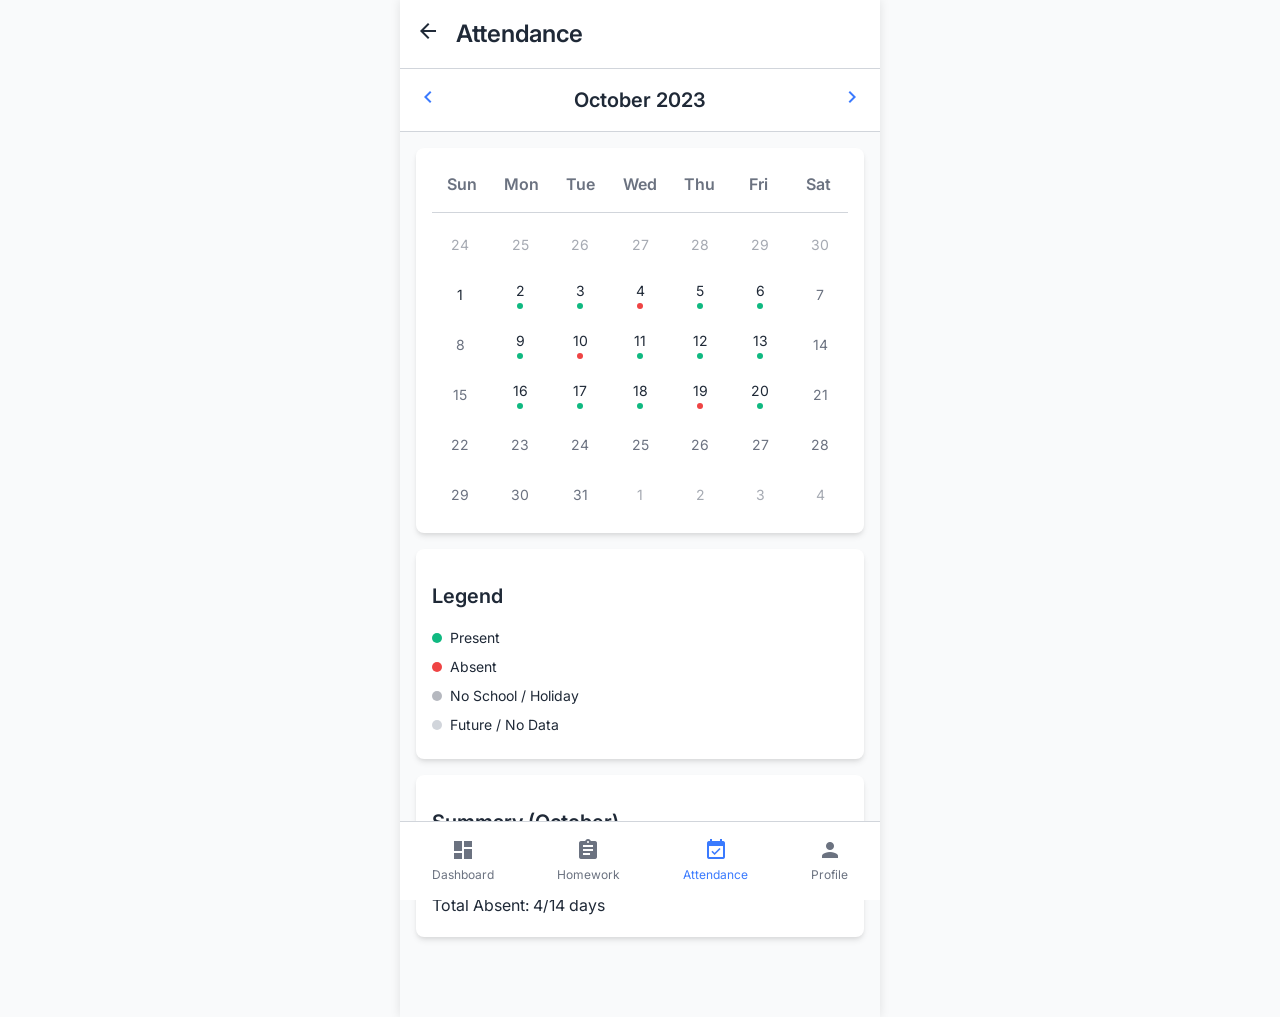
<file: parent-app/attendance.html>
<!DOCTYPE html>
<html lang="en">
<head>
    <meta charset="UTF-8">
    <meta name="viewport" content="width=device-width, initial-scale=1.0">
    <title>EduLink - Attendance</title>
    <link href="https://fonts.googleapis.com/css2?family=Inter:wght@400;500;600;700&family=Roboto:wght@400;500;700&display=swap" rel="stylesheet">
    <link href="https://fonts.googleapis.com/icon?family=Material+Icons" rel="stylesheet">
    <link rel="stylesheet" href="../styles/global-styles.css">
    <link rel="stylesheet" href="../styles/parent-app-styles.css">
    <link rel="stylesheet" href="../styles/calendar-styles.css"> <!-- Specific calendar styles -->
</head>
<body>
    <div class="mobile-container">
        <!-- Top Bar -->
        <header class="screen-top-bar">
            <a href="dashboard.html" class="back-button">
                <i class="material-icons icon">arrow_back</i>
            </a>
            <h2 class="screen-top-bar-title">Attendance</h2>
        </header>

        <!-- Month Navigation -->
        <section class="month-navigation">
            <a href="#" class="nav-arrow"><i class="material-icons icon">chevron_left</i></a>
            <span class="current-month">October 2023</span>
            <a href="#" class="nav-arrow"><i class="material-icons icon">chevron_right</i></a>
        </section>

        <!-- Main Content Area -->
        <main class="main-content">
            <div class="calendar-container card">
                <div class="calendar-header">
                    <div>Sun</div><div>Mon</div><div>Tue</div><div>Wed</div><div>Thu</div><div>Fri</div><div>Sat</div>
                </div>
                <div class="calendar-grid">
                    <!-- Dates will be populated here (e.g., by JavaScript or backend) -->
                    <!-- Example: Empty cells for previous month -->
                    <div class="calendar-day other-month">24</div>
                    <div class="calendar-day other-month">25</div>
                    <div class="calendar-day other-month">26</div>
                    <div class="calendar-day other-month">27</div>
                    <div class="calendar-day other-month">28</div>
                    <div class="calendar-day other-month">29</div>
                    <div class="calendar-day other-month">30</div>
                    
                    <div class="calendar-day">1</div>
                    <div class="calendar-day present">2<span class="attendance-dot"></span></div>
                    <div class="calendar-day present">3<span class="attendance-dot"></span></div>
                    <div class="calendar-day absent">4<span class="attendance-dot"></span></div>
                    <div class="calendar-day present">5<span class="attendance-dot"></span></div>
                    <div class="calendar-day present">6<span class="attendance-dot"></span></div>
                    <div class="calendar-day weekend">7</div>

                    <div class="calendar-day weekend">8</div>
                    <div class="calendar-day present">9<span class="attendance-dot"></span></div>
                    <div class="calendar-day absent">10<span class="attendance-dot"></span></div>
                    <div class="calendar-day present">11<span class="attendance-dot"></span></div>
                    <div class="calendar-day present">12<span class="attendance-dot"></span></div>
                    <div class="calendar-day present">13<span class="attendance-dot"></span></div>
                    <div class="calendar-day weekend">14</div>

                    <div class="calendar-day weekend">15</div>
                    <div class="calendar-day present">16<span class="attendance-dot"></span></div>
                    <div class="calendar-day present">17<span class="attendance-dot"></span></div>
                    <div class="calendar-day present">18<span class="attendance-dot"></span></div>
                    <div class="calendar-day absent">19<span class="attendance-dot"></span></div>
                    <div class="calendar-day present">20<span class="attendance-dot"></span></div>
                    <div class="calendar-day weekend">21</div>
                    
                    <div class="calendar-day weekend">22</div>
                    <div class="calendar-day future">23</div>
                    <div class="calendar-day future">24</div>
                    <div class="calendar-day future">25</div>
                    <div class="calendar-day future">26</div>
                    <div class="calendar-day future">27</div>
                    <div class="calendar-day weekend">28</div>

                    <div class="calendar-day weekend">29</div>
                    <div class="calendar-day future">30</div>
                    <div class="calendar-day future">31</div>
                    <div class="calendar-day other-month">1</div>
                    <div class="calendar-day other-month">2</div>
                    <div class="calendar-day other-month">3</div>
                    <div class="calendar-day other-month">4</div>
                </div>
            </div>

            <div class="attendance-legend card">
                <h3 class="card-title">Legend</h3>
                <div class="legend-item">
                    <span class="legend-dot present"></span> Present
                </div>
                <div class="legend-item">
                    <span class="legend-dot absent"></span> Absent
                </div>
                <div class="legend-item">
                    <span class="legend-dot no-data"></span> No School / Holiday
                </div>
                 <div class="legend-item">
                    <span class="legend-dot future"></span> Future / No Data
                </div>
            </div>

            <div class="attendance-summary card">
                <h3 class="card-title">Summary (October)</h3>
                <p>Total Present: 10/14 days</p>
                <p>Total Absent: 4/14 days</p>
            </div>

        </main>

        <!-- Bottom Navigation Bar -->
        <nav class="bottom-nav">
            <a href="dashboard.html" class="nav-item">
                <i class="material-icons icon">dashboard</i>
                <span class="nav-label">Dashboard</span>
            </a>
            <a href="homework-list.html" class="nav-item">
                <i class="material-icons icon">assignment</i>
                <span class="nav-label">Homework</span>
            </a>
            <a href="attendance.html" class="nav-item active">
                <i class="material-icons icon">event_available</i>
                <span class="nav-label">Attendance</span>
            </a>
            <a href="#profile" class="nav-item">
                <i class="material-icons icon">person</i>
                <span class="nav-label">Profile</span>
            </a>
        </nav>
    </div>
</body>
</html>
</file>
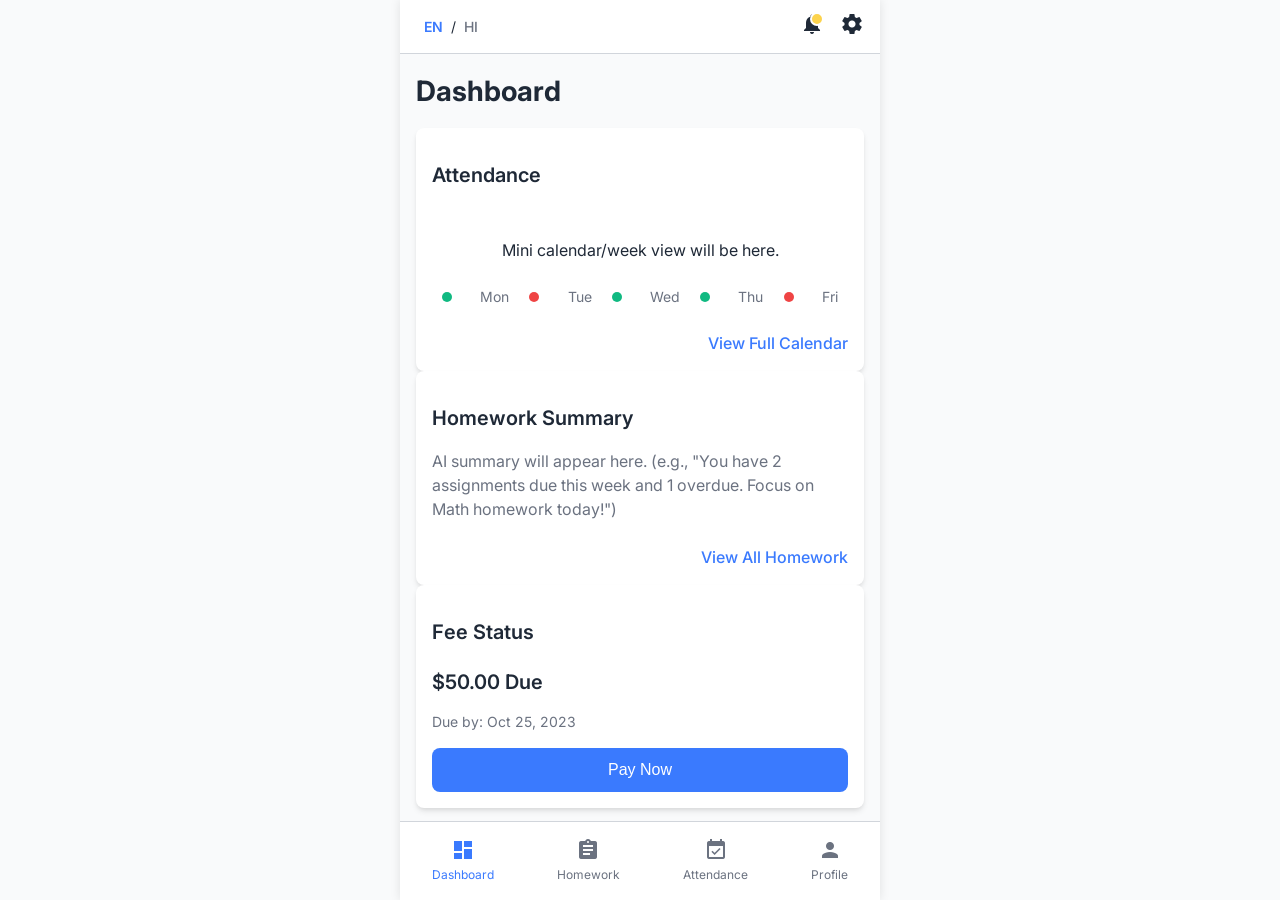
<file: parent-app/dashboard.html>
<!DOCTYPE html>
<html lang="en">
<head>
    <meta charset="UTF-8">
    <meta name="viewport" content="width=device-width, initial-scale=1.0">
    <title>EduLink - Parent Dashboard</title>
    <link href="https://fonts.googleapis.com/css2?family=Inter:wght@400;500;600;700&family=Roboto:wght@400;500;700&display=swap" rel="stylesheet">
    <link href="https://fonts.googleapis.com/icon?family=Material+Icons" rel="stylesheet">
    <link rel="stylesheet" href="../styles/global-styles.css">
    <link rel="stylesheet" href="../styles/parent-app-styles.css">
</head>
<body>
    <div class="mobile-container">
        <!-- Top Bar -->
        <header class="top-bar">
            <div class="language-toggle">
                <a href="#" class="active">EN</a> / <a href="#">HI</a>
            </div>
            <div class="top-bar-icons">
                <div class="notification-bell has-unread">
                    <i class="material-icons icon">notifications</i>
                    <span class="badge"></span>
                </div>
                <a href="#settings" class="settings-icon">
                    <i class="material-icons icon">settings</i>
                </a>
            </div>
        </header>

        <!-- Main Content Area -->
        <main class="main-content">
            <div class="screen-title">
                <h1>Dashboard</h1>
            </div>

            <!-- Attendance Card -->
            <section class="card attendance-card">
                <h3 class="card-title">Attendance</h3>
                <div class="calendar-mini-view">
                    <!-- Placeholder for mini calendar -->
                    <p>Mini calendar/week view will be here.</p>
                    <div class="date-dots">
                        <span class="dot present"></span> Mon
                        <span class="dot absent"></span> Tue
                        <span class="dot present"></span> Wed
                        <span class="dot present"></span> Thu
                        <span class="dot absent"></span> Fri
                    </div>
                </div>
                <a href="attendance.html" class="btn btn-text">View Full Calendar</a>
            </section>

            <!-- Homework Summary Card -->
            <section class="card homework-summary-card">
                <h3 class="card-title">Homework Summary</h3>
                <p class="ai-summary-text">AI summary will appear here. (e.g., "You have 2 assignments due this week and 1 overdue. Focus on Math homework today!")</p>
                <a href="homework-list.html" class="btn btn-text">View All Homework</a>
            </section>

            <!-- Fee Status Card -->
            <section class="card fee-status-card">
                <h3 class="card-title">Fee Status</h3>
                <p class="amount-due">$50.00 Due</p>
                <p class="due-date">Due by: Oct 25, 2023</p>
                <button class="btn btn-primary">Pay Now</button>
            </section>

        </main>

        <!-- Bottom Navigation Bar -->
        <nav class="bottom-nav">
            <a href="dashboard.html" class="nav-item active">
                <i class="material-icons icon">dashboard</i>
                <span class="nav-label">Dashboard</span>
            </a>
            <a href="homework-list.html" class="nav-item">
                <i class="material-icons icon">assignment</i>
                <span class="nav-label">Homework</span>
            </a>
            <a href="attendance.html" class="nav-item">
                <i class="material-icons icon">event_available</i>
                <span class="nav-label">Attendance</span>
            </a>
            <a href="#profile" class="nav-item"> <!-- Assuming profile page for now -->
                <i class="material-icons icon">person</i>
                <span class="nav-label">Profile</span>
            </a>
        </nav>
    </div>
</body>
</html>
</file>
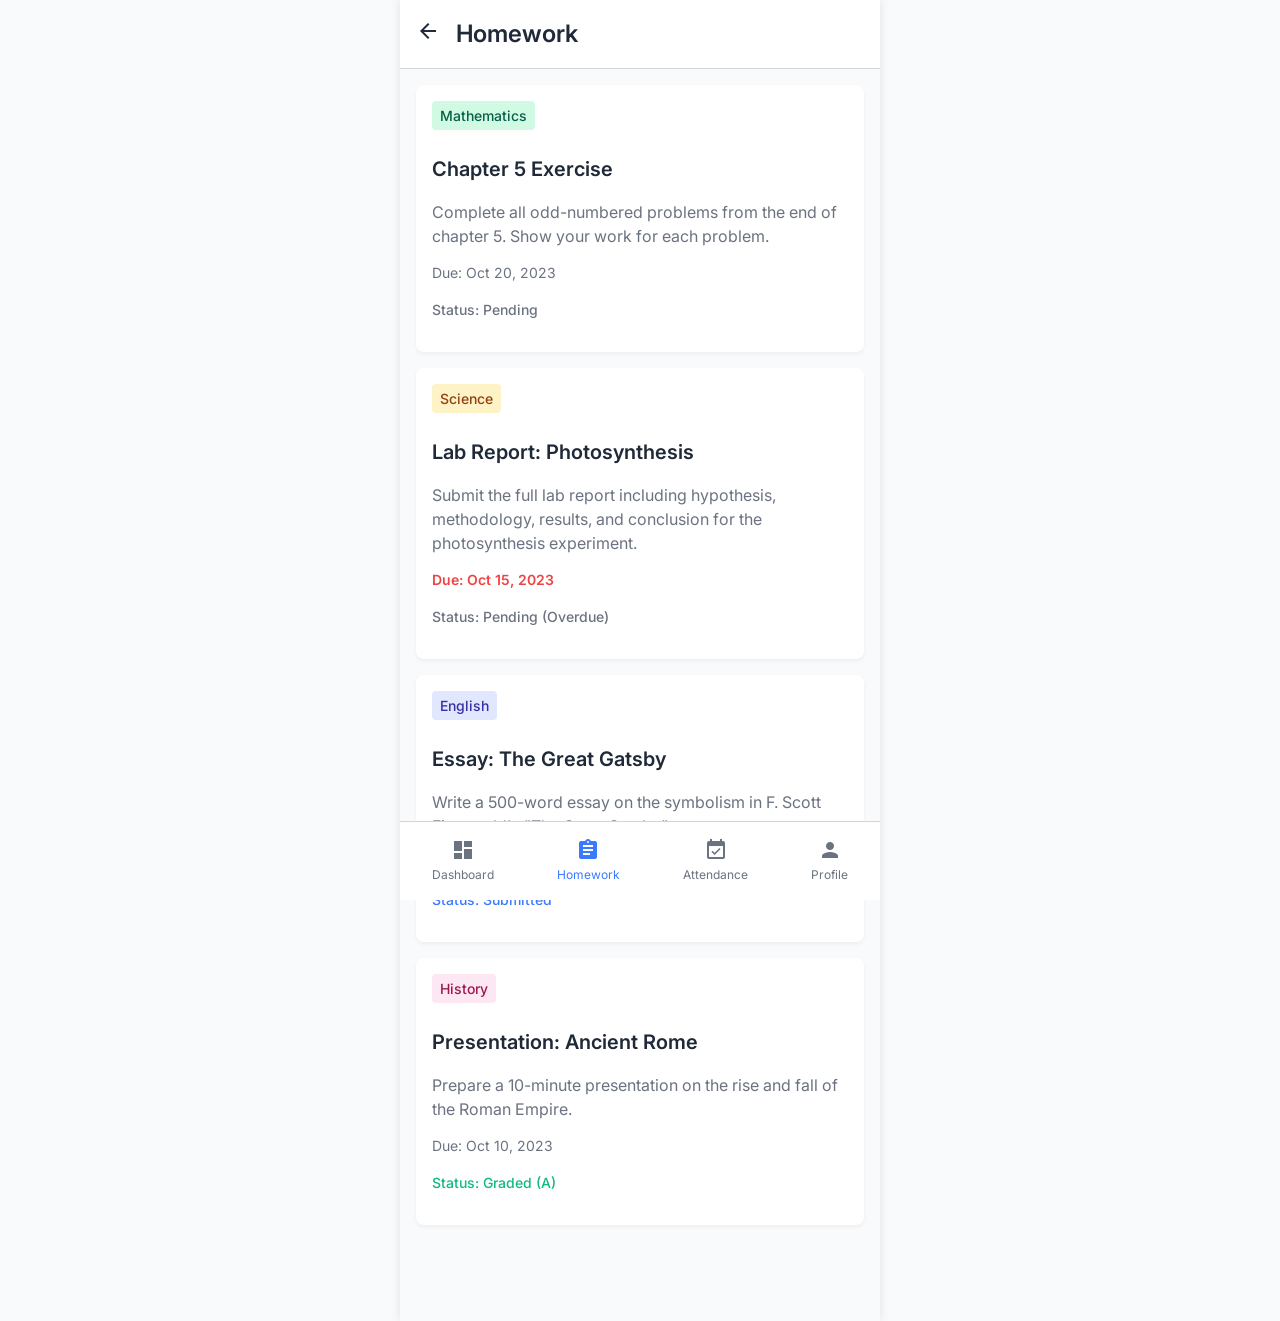
<file: parent-app/homework-list.html>
<!DOCTYPE html>
<html lang="en">
<head>
    <meta charset="UTF-8">
    <meta name="viewport" content="width=device-width, initial-scale=1.0">
    <title>EduLink - Homework</title>
    <link href="https://fonts.googleapis.com/css2?family=Inter:wght@400;500;600;700&family=Roboto:wght@400;500;700&display=swap" rel="stylesheet">
    <link href="https://fonts.googleapis.com/icon?family=Material+Icons" rel="stylesheet">
    <link rel="stylesheet" href="../styles/global-styles.css">
    <link rel="stylesheet" href="../styles/parent-app-styles.css">
</head>
<body>
    <div class="mobile-container">
        <!-- Top Bar -->
        <header class="screen-top-bar">
            <a href="dashboard.html" class="back-button">
                <i class="material-icons icon">arrow_back</i>
            </a>
            <h2 class="screen-top-bar-title">Homework</h2>
        </header>

        <!-- Main Content Area -->
        <main class="main-content">
            <!-- Homework Item 1 -->
            <section class="list-item-card">
                <div class="subject-tag" style="background-color: #D1FAE5; color: #065F46;">Mathematics</div> <!-- Example specific tag color -->
                <h3 class="item-title">Chapter 5 Exercise</h3>
                <p class="item-summary">Complete all odd-numbered problems from the end of chapter 5. Show your work for each problem.</p>
                <p class="due-date">Due: Oct 20, 2023</p>
                <p class="status-indicator status-pending">Status: Pending</p>
            </section>

            <!-- Homework Item 2 (Overdue) -->
            <section class="list-item-card">
                <div class="subject-tag" style="background-color: #FEF3C7; color: #92400E;">Science</div>
                <h3 class="item-title">Lab Report: Photosynthesis</h3>
                <p class="item-summary">Submit the full lab report including hypothesis, methodology, results, and conclusion for the photosynthesis experiment.</p>
                <p class="due-date overdue">Due: Oct 15, 2023</p>
                <p class="status-indicator status-pending">Status: Pending (Overdue)</p>
            </section>

            <!-- Homework Item 3 (Submitted) -->
            <section class="list-item-card">
                <div class="subject-tag" style="background-color: #E0E7FF; color: #3730A3;">English</div>
                <h3 class="item-title">Essay: The Great Gatsby</h3>
                <p class="item-summary">Write a 500-word essay on the symbolism in F. Scott Fitzgerald's "The Great Gatsby".</p>
                <p class="due-date">Due: Oct 22, 2023</p>
                <p class="status-indicator status-submitted">Status: Submitted</p>
            </section>
            
            <!-- Homework Item 4 (Graded) -->
            <section class="list-item-card">
                <div class="subject-tag" style="background-color: #FCE7F3; color: #9D174D;">History</div>
                <h3 class="item-title">Presentation: Ancient Rome</h3>
                <p class="item-summary">Prepare a 10-minute presentation on the rise and fall of the Roman Empire.</p>
                <p class="due-date">Due: Oct 10, 2023</p>
                <p class="status-indicator status-graded">Status: Graded (A)</p>
            </section>

            <!-- Empty State Example (Uncomment to test) -->
            <!--
            <div class="empty-state">
                <i class="material-icons icon">assignment_turned_in</i>
                <p>No homework assigned right now.</p>
            </div>
            -->

        </main>

        <!-- Bottom Navigation Bar -->
        <nav class="bottom-nav">
            <a href="dashboard.html" class="nav-item">
                <i class="material-icons icon">dashboard</i>
                <span class="nav-label">Dashboard</span>
            </a>
            <a href="homework-list.html" class="nav-item active">
                <i class="material-icons icon">assignment</i>
                <span class="nav-label">Homework</span>
            </a>
            <a href="attendance.html" class="nav-item">
                <i class="material-icons icon">event_available</i>
                <span class="nav-label">Attendance</span>
            </a>
            <a href="#profile" class="nav-item">
                <i class="material-icons icon">person</i>
                <span class="nav-label">Profile</span>
            </a>
        </nav>
    </div>
</body>
</html>
</file>
<file: styles/global-styles.css>
:root {
  /* Color Palette */
  --primary-blue: #3A7AFE;
  --primary-blue-rgb: 58, 122, 254; /* Added RGB version for opacity */
  --secondary-yellow: #FCD34D;
  --neutral-light-grey: #F9FAFB;
  --neutral-white: #FFFFFF;
  --text-dark-grey: #1F2937;
  --text-medium-grey: #6B7280;
  --text-white: #FFFFFF;
  --feedback-success-green: #10B981;
  --feedback-error-red: #EF4444;
  --input-border-grey: #D1D5DB;

  /* Typography */
  --font-primary: 'Inter', 'Roboto', sans-serif;

  /* Font Sizes (example scale) */
  --font-size-h1: 28px;
  --font-size-h2: 24px;
  --font-size-h3: 20px;
  --font-size-body: 16px;
  --font-size-secondary: 14px;
  --font-size-button: 16px;

  /* Font Weights */
  --font-weight-regular: 400;
  --font-weight-medium: 500;
  --font-weight-semibold: 600;
  --font-weight-bold: 700;

  /* Line Heights */
  --line-height-normal: 1.5;

  /* Border Radius */
  --border-radius-medium: 8px;

  /* Spacing (example) */
  --spacing-small: 8px;
  --spacing-medium: 16px;
  --spacing-large: 24px;
  --spacing-xlarge: 32px;

  /* Shadows */
  --shadow-subtle: 0 2px 4px rgba(0,0,0,0.05);
  --shadow-card: 0 4px 6px -1px rgba(0, 0, 0, 0.1), 0 2px 4px -1px rgba(0, 0, 0, 0.06);
}

/* Base Typography Styles */
body {
  font-family: var(--font-primary);
  font-size: var(--font-size-body);
  color: var(--text-dark-grey);
  background-color: var(--neutral-light-grey);
  line-height: var(--line-height-normal);
  margin: 0;
  padding: 0;
}

h1 {
  font-size: var(--font-size-h1);
  font-weight: var(--font-weight-bold);
  color: var(--text-dark-grey);
  margin: var(--spacing-medium) 0;
}

h2 {
  font-size: var(--font-size-h2);
  font-weight: var(--font-weight-bold);
  color: var(--text-dark-grey);
  margin: var(--spacing-medium) 0;
}

h3 {
  font-size: var(--font-size-h3);
  font-weight: var(--font-weight-semibold);
  color: var(--text-dark-grey);
  margin: var(--spacing-medium) 0;
}

p {
  font-size: var(--font-size-body);
  font-weight: var(--font-weight-regular);
  color: var(--text-dark-grey);
  margin-bottom: var(--spacing-medium);
}

a {
  color: var(--primary-blue);
  text-decoration: none;
}

a:hover {
  text-decoration: underline;
}

/* Common UI Elements */

/* Buttons */
.btn {
  padding: 12px var(--spacing-large);
  border-radius: var(--border-radius-medium);
  font-size: var(--font-size-button);
  font-weight: var(--font-weight-medium);
  cursor: pointer;
  border: 1px solid transparent;
  transition: background-color 0.2s ease-in-out, box-shadow 0.2s ease-in-out, border-color 0.2s ease-in-out;
  display: inline-flex;
  align-items: center;
  justify-content: center;
}

.btn-primary {
  background-color: var(--primary-blue);
  color: var(--text-white);
}

.btn-primary:hover,
.btn-primary:focus,
.btn-primary:active {
  background-color: #2c67f2; /* Slightly darker blue, direct value for simplicity if darken() isn't available */
  box-shadow: var(--shadow-subtle);
}

.btn-secondary {
  background-color: var(--neutral-white);
  color: var(--primary-blue);
  border-color: var(--primary-blue);
}

.btn-secondary:hover,
.btn-secondary:focus,
.btn-secondary:active {
  background-color: var(--neutral-light-grey); /* Slight background change on hover */
  border-color: darken(var(--primary-blue), 10%);
}

.btn-text {
  color: var(--primary-blue);
  background-color: transparent;
  border: none;
  padding: 0; /* Remove padding for text-like buttons */
}

.btn-text:hover,
.btn-text:focus {
  text-decoration: underline;
}

/* Cards */
.card {
  background-color: var(--neutral-white);
  border-radius: var(--border-radius-medium);
  box-shadow: var(--shadow-card);
  padding: var(--spacing-medium);
}

/* Input Fields */
.input-field {
  background-color: var(--neutral-white);
  border: 1px solid var(--input-border-grey);
  border-radius: var(--border-radius-medium);
  padding: 10px 12px;
  font-size: var(--font-size-body);
  color: var(--text-dark-grey);
  width: 100%; /* Default to full width, can be overridden */
  box-sizing: border-box; /* Include padding and border in the element's total width and height */
}

.input-field::placeholder {
  color: var(--text-medium-grey);
}

.input-field:focus {
  outline: none;
  border-color: var(--primary-blue);
  box-shadow: 0 0 0 2px rgba(var(--primary-blue), 0.2); /* Optional focus ring */
}

/* Icons (Placeholder - specific styling might depend on icon library chosen) */
.icon {
  /* Standard sizes - can be overridden */
  width: 24px;
  height: 24px;
  fill: currentColor; /* Allows icon color to be inherited from text color or set explicitly */
}

.icon-sm {
  width: 20px;
  height: 20px;
}

.icon-primary {
    color: var(--primary-blue);
}

/* Language Toggle (Example - can be styled further based on specific component) */
.language-toggle {
  display: flex;
  align-items: center;
}

.language-toggle a,
.language-toggle button {
  padding: var(--spacing-small) var(--spacing-medium);
  text-decoration: none;
  color: var(--text-medium-grey);
  border-radius: var(--border-radius-medium);
  font-weight: var(--font-weight-medium);
}

.language-toggle a.active,
.language-toggle button.active {
  color: var(--primary-blue);
  background-color: rgba(var(--primary-blue), 0.1); /* Light primary background for active state */
}

/* Notification Bell */
.notification-bell {
  position: relative;
  cursor: pointer;
  color: var(--text-dark-grey); /* Or specific icon color */
}

.notification-bell .icon { /* Assuming icon is nested */
  width: 24px;
  height: 24px;
}

.notification-bell .badge {
  position: absolute;
  top: -4px;
  right: -4px;
  width: 10px;
  height: 10px;
  background-color: var(--secondary-yellow); /* Using accent for notification */
  border-radius: 50%;
  border: 2px solid var(--neutral-white); /* To make it stand out from the icon */
  display: none; /* Hidden by default */
}

.notification-bell.has-unread .badge {
  display: block;
}

/* Feedback/Status Messages */
.feedback-message {
    padding: var(--spacing-medium);
    border-radius: var(--border-radius-medium);
    margin-bottom: var(--spacing-medium);
    font-size: var(--font-size-secondary);
}

.feedback-success {
    background-color: rgba(var(--feedback-success-green), 0.1);
    color: var(--feedback-success-green);
    border: 1px solid var(--feedback-success-green);
}

.feedback-error {
    background-color: rgba(var(--feedback-error-red), 0.1);
    color: var(--feedback-error-red);
    border: 1px solid var(--feedback-error-red);
}

/* Utility Classes (Optional, but can be helpful) */
.text-primary { color: var(--primary-blue); }
.text-secondary-accent { color: var(--secondary-yellow); }
.text-medium-grey { color: var(--text-medium-grey); }
.text-white { color: var(--text-white); }

.bg-light-grey { background-color: var(--neutral-light-grey); }
.bg-white { background-color: var(--neutral-white); }

.font-bold { font-weight: var(--font-weight-bold); }
.font-semibold { font-weight: var(--font-weight-semibold); }
.font-medium { font-weight: var(--font-weight-medium); }

.rounded-md { border-radius: var(--border-radius-medium); }

.shadow-subtle { box-shadow: var(--shadow-subtle); }
.shadow-card { box-shadow: var(--shadow-card); }

.p-sm { padding: var(--spacing-small); }
.p-md { padding: var(--spacing-medium); }
.p-lg { padding: var(--spacing-large); }

.m-sm { margin: var(--spacing-small); }
.m-md { margin: var(--spacing-medium); }
.m-lg { margin: var(--spacing-large); }

/* Add more styles as needed */
</file>
<file: styles/parent-app-styles.css>
/* Parent App Specific Styles */

body {
    background-color: var(--neutral-light-grey); /* Ensure body background is light grey for mobile view */
}

.mobile-container {
    max-width: 480px; /* Common mobile screen width */
    margin: 0 auto;
    background-color: var(--neutral-light-grey);
    display: flex;
    flex-direction: column;
    min-height: 100vh; /* Ensure it takes at least full viewport height */
    box-shadow: 0 0 10px rgba(0,0,0,0.1); /* Optional: For better visual separation on desktop testing */
}

/* Top Bar */
.top-bar {
    display: flex;
    justify-content: space-between;
    align-items: center;
    padding: var(--spacing-small) var(--spacing-medium);
    background-color: var(--neutral-white);
    border-bottom: 1px solid var(--input-border-grey); /* Subtle separator */
    position: sticky; /* Make it sticky */
    top: 0;
    z-index: 1000;
}

.language-toggle {
    font-size: var(--font-size-secondary);
}

.language-toggle a {
    text-decoration: none;
    color: var(--text-medium-grey);
    padding: var(--spacing-small);
}

.language-toggle a.active {
    color: var(--primary-blue);
    font-weight: var(--font-weight-semibold);
}

.top-bar-icons {
    display: flex;
    align-items: center;
}

.top-bar-icons .icon {
    font-size: 24px; /* Standard icon size */
    color: var(--text-dark-grey);
}

.notification-bell {
    position: relative;
    margin-right: var(--spacing-medium); /* Space before settings icon */
}

.notification-bell .badge {
    background-color: var(--secondary-yellow); /* As per requirement */
    width: 10px; /* Adjusted size */
    height: 10px; /* Adjusted size */
    top: 0px; /* Fine-tune position */
    right: 0px; /* Fine-tune position */
}

.settings-icon .icon {
    color: var(--text-dark-grey);
}


/* Main Content Area */
.main-content {
    flex-grow: 1; /* Allows content to take available space */
    padding: var(--spacing-medium);
    padding-bottom: 80px; /* Ensure content doesn't hide behind bottom-nav */
    background-color: var(--neutral-light-grey);
}

.screen-title {
    margin-bottom: var(--spacing-medium);
}
.screen-title h1 {
    font-size: var(--font-size-h1); /* From global */
    margin: 0; /* Remove default margin for h1 in this context */
}


/* Dashboard Specific Cards */
.attendance-card .calendar-mini-view {
    /* Basic placeholder styling */
    padding: var(--spacing-medium) 0;
    text-align: center;
    font-size: var(--font-size-secondary);
    color: var(--text-medium-grey);
}

.attendance-card .date-dots {
    display: flex;
    justify-content: space-around;
    align-items: center;
    padding-top: var(--spacing-small);
}

.attendance-card .dot {
    height: 10px;
    width: 10px;
    border-radius: 50%;
    display: inline-block;
    margin-right: var(--spacing-small);
}
.attendance-card .dot.present { background-color: var(--feedback-success-green); }
.attendance-card .dot.absent { background-color: var(--feedback-error-red); }


.homework-summary-card .ai-summary-text {
    font-size: var(--font-size-body);
    color: var(--text-medium-grey);
    margin-bottom: var(--spacing-medium);
    line-height: var(--line-height-normal);
}

.fee-status-card .amount-due {
    font-size: var(--font-size-h3); /* Larger for emphasis */
    color: var(--text-dark-grey);
    font-weight: var(--font-weight-semibold);
    margin-bottom: var(--spacing-small);
}

.fee-status-card .due-date {
    font-size: var(--font-size-secondary);
    color: var(--text-medium-grey);
    margin-bottom: var(--spacing-medium);
}

.fee-status-card .btn-primary {
    width: 100%; /* Make button full width within card */
}

/* Card actions (like view full calendar) */
.card .btn-text {
    display: block; /* Make it take full width for easier tapping */
    text-align: right;
    padding-top: var(--spacing-small);
    font-weight: var(--font-weight-medium);
}

/* Bottom Navigation Bar */
.bottom-nav {
    display: flex;
    justify-content: space-around;
    align-items: center;
    background-color: var(--neutral-white);
    border-top: 1px solid var(--input-border-grey); /* Subtle separator */
    padding: var(--spacing-small) 0;
    position: fixed; /* Stick to bottom */
    bottom: 0;
    left: 0;
    right: 0;
    z-index: 1000;
    max-width: 480px; /* Match mobile-container width */
    margin: 0 auto; /* Center it if mobile-container has auto margins */
}

.nav-item {
    display: flex;
    flex-direction: column;
    align-items: center;
    justify-content: center;
    text-decoration: none;
    color: var(--text-medium-grey);
    padding: var(--spacing-small);
    flex-grow: 1; /* Distribute space equally */
    font-size: var(--font-size-secondary); /* Smaller text for nav items */
}

.nav-item .icon {
    font-size: 24px; /* Standard icon size */
    margin-bottom: 4px; /* Space between icon and label */
}

.nav-item.active {
    color: var(--primary-blue);
}

.nav-item.active .icon {
    color: var(--primary-blue);
}

.nav-label {
    font-size: 12px; /* Even smaller for labels */
}

/* Common styles for top bars on other screens */
.screen-top-bar {
    display: flex;
    align-items: center;
    padding: var(--spacing-medium);
    background-color: var(--neutral-white);
    border-bottom: 1px solid var(--input-border-grey);
}

.screen-top-bar .back-button {
    color: var(--text-dark-grey);
    margin-right: var(--spacing-medium);
}

.screen-top-bar .screen-top-bar-title {
    font-size: var(--font-size-h2); /* Example size, adjust as needed */
    font-weight: var(--font-weight-semibold);
    color: var(--text-dark-grey);
    margin: 0; /* Remove default margins */
}

/* Month Navigation for Attendance Screen */
.month-navigation {
    display: flex;
    justify-content: space-between;
    align-items: center;
    padding: var(--spacing-medium);
    background-color: var(--neutral-white); /* Or light grey if preferred */
    border-bottom: 1px solid var(--input-border-grey);
}

.month-navigation .nav-arrow {
    color: var(--primary-blue);
}

.month-navigation .current-month {
    font-size: var(--font-size-h3);
    font-weight: var(--font-weight-semibold);
    color: var(--text-dark-grey);
}

/* List Item Styles (for Homework and similar lists) */
.list-item-card {
    background-color: var(--neutral-white);
    border-radius: var(--border-radius-medium);
    box-shadow: var(--shadow-subtle); /* Lighter shadow for list items */
    padding: var(--spacing-medium);
    margin-bottom: var(--spacing-medium);
}

.list-item-card .subject-tag {
    display: inline-block;
    background-color: var(--secondary-yellow); /* Example: using accent for subject tags */
    color: var(--text-dark-grey); /* Or white if contrast is better */
    padding: 4px 8px;
    border-radius: 4px;
    font-size: var(--font-size-secondary);
    font-weight: var(--font-weight-medium);
    margin-bottom: var(--spacing-small);
}

.list-item-card .item-title {
    font-size: var(--font-size-h3); /* Or a bit smaller if H3 is too big */
    font-weight: var(--font-weight-semibold);
    color: var(--text-dark-grey);
    margin-bottom: var(--spacing-small);
}

.list-item-card .item-summary {
    font-size: var(--font-size-body);
    color: var(--text-medium-grey);
    margin-bottom: var(--spacing-small);
    line-height: var(--line-height-normal);
}

.list-item-card .due-date {
    font-size: var(--font-size-secondary);
    color: var(--text-medium-grey);
}

.list-item-card .due-date.overdue {
    color: var(--feedback-error-red);
    font-weight: var(--font-weight-semibold);
}

.list-item-card .status-indicator {
    font-size: var(--font-size-secondary);
    font-weight: var(--font-weight-medium);
    margin-top: var(--spacing-small);
    /* Example status colors - to be refined */
}
.list-item-card .status-pending { color: var(--text-medium-grey); }
.list-item-card .status-submitted { color: var(--primary-blue); }
.list-item-card .status-graded { color: var(--feedback-success-green); }


.empty-state {
    text-align: center;
    padding: var(--spacing-xlarge) var(--spacing-medium);
    color: var(--text-medium-grey);
}

.empty-state .icon {
    font-size: 48px; /* Larger icon for empty state */
    margin-bottom: var(--spacing-medium);
}
</file>
<file: styles/calendar-styles.css>
/* Calendar Specific Styles */

.calendar-container {
    padding: var(--spacing-medium);
    background-color: var(--neutral-white); /* Already a card, but explicit for clarity */
}

.calendar-header {
    display: grid;
    grid-template-columns: repeat(7, 1fr);
    text-align: center;
    font-weight: var(--font-weight-semibold);
    color: var(--text-medium-grey);
    padding-bottom: var(--spacing-small);
    border-bottom: 1px solid var(--input-border-grey);
    margin-bottom: var(--spacing-small);
}

.calendar-header div {
    padding: var(--spacing-small) 0;
}

.calendar-grid {
    display: grid;
    grid-template-columns: repeat(7, 1fr);
    gap: 4px; /* Small gap between days */
}

.calendar-day {
    text-align: center;
    padding: var(--spacing-small);
    font-size: var(--font-size-secondary);
    border-radius: var(--border-radius-medium); /* Rounded corners for each day cell */
    position: relative; /* For positioning the dot */
    height: 30px; /* Ensure consistent height */
    display: flex;
    align-items: center;
    justify-content: center;
    flex-direction: column; /* Stack number and dot */
}

.calendar-day.other-month {
    color: var(--text-medium-grey);
    opacity: 0.6;
}

.calendar-day.weekend {
    /* Optional: style for weekends, e.g., slightly different background */
    /* background-color: var(--neutral-light-grey); */
    color: var(--text-medium-grey); /* Slightly muted text for weekends */
}

.calendar-day.future {
    color: var(--text-medium-grey);
}

.attendance-dot {
    height: 6px;
    width: 6px;
    border-radius: 50%;
    display: block;
    margin-top: 2px; /* Space between date number and dot */
}

.calendar-day.present .attendance-dot {
    background-color: var(--feedback-success-green);
}

.calendar-day.absent .attendance-dot {
    background-color: var(--feedback-error-red);
}

.calendar-day.no-data .attendance-dot { /* For holidays or no school days */
    background-color: var(--text-medium-grey); /* Or a specific color for holidays */
    opacity: 0.5;
}
.calendar-day.future .attendance-dot { /* For future days, if we want a dot */
    background-color: var(--input-border-grey); /* Very light grey */
}


/* Attendance Legend */
.attendance-legend {
    margin-top: var(--spacing-medium);
    padding: var(--spacing-medium);
}

.attendance-legend .card-title {
    margin-bottom: var(--spacing-medium);
}

.legend-item {
    display: flex;
    align-items: center;
    font-size: var(--font-size-secondary);
    color: var(--text-dark-grey);
    margin-bottom: var(--spacing-small);
}

.legend-dot {
    height: 10px;
    width: 10px;
    border-radius: 50%;
    margin-right: var(--spacing-small);
}

.legend-dot.present { background-color: var(--feedback-success-green); }
.legend-dot.absent { background-color: var(--feedback-error-red); }
.legend-dot.no-data { background-color: var(--text-medium-grey); opacity: 0.5; }
.legend-dot.future { background-color: var(--input-border-grey); }


/* Attendance Summary */
.attendance-summary {
    margin-top: var(--spacing-medium);
    padding: var(--spacing-medium);
}

.attendance-summary .card-title {
    margin-bottom: var(--spacing-small);
}

.attendance-summary p {
    font-size: var(--font-size-body);
    color: var(--text-dark-grey);
    margin-bottom: 4px;
}
</file>
